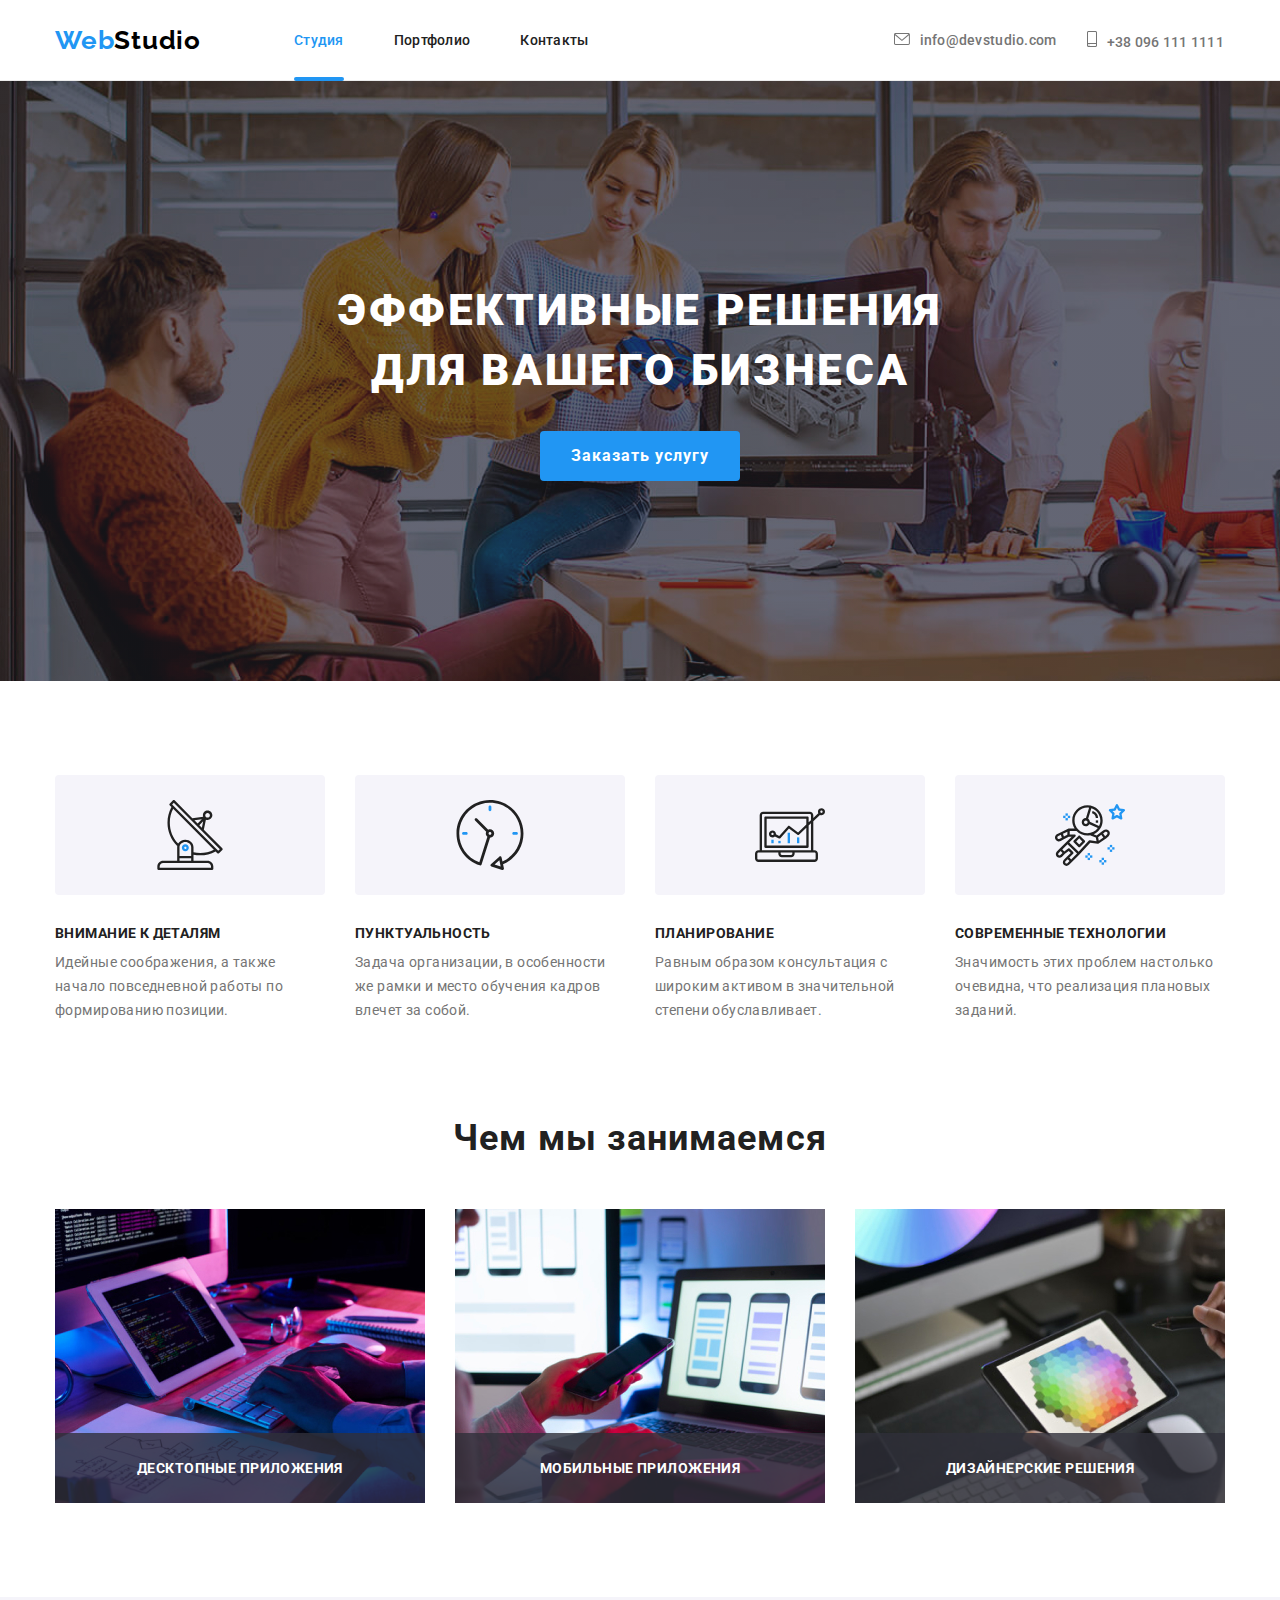
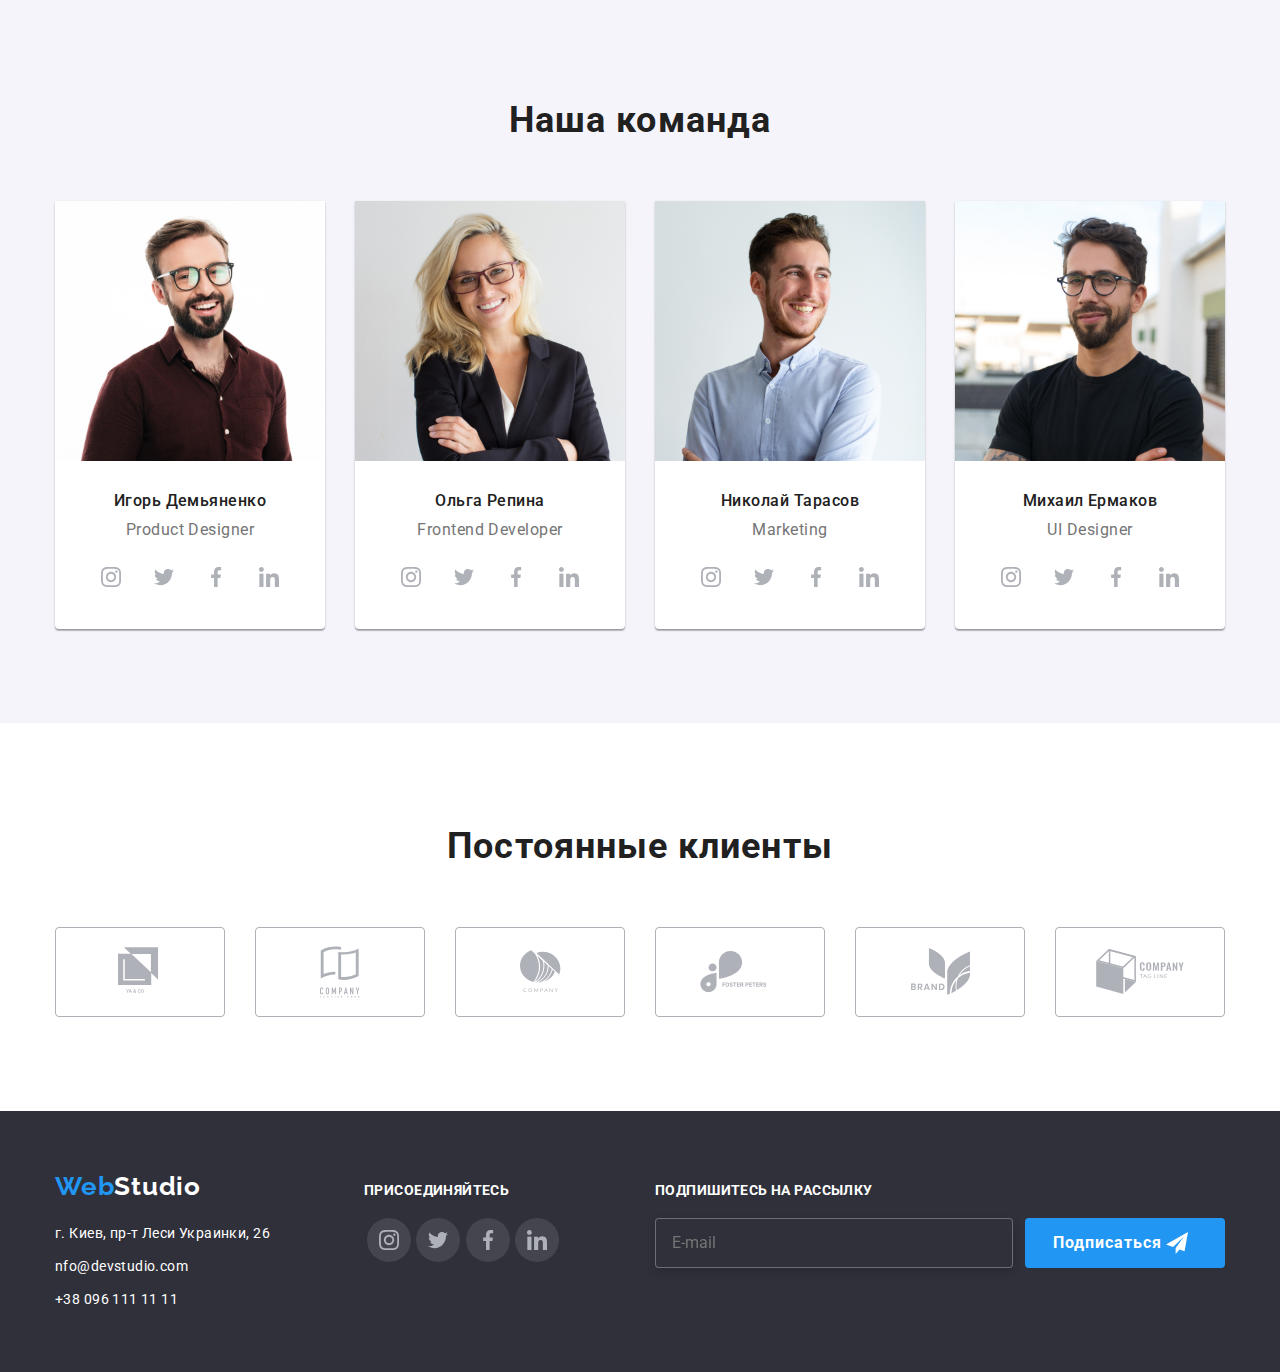
<file: index.html>
<!DOCTYPE html>
<html lang="ru">
<head>
    <meta charset="UTF-8">
    <meta name="viewport" content="width=device-width, initial-scale=1.0">
    <title>WebStudio</title>

    <link rel="preconnect" href="https://fonts.gstatic.com">
    <link href="https://fonts.googleapis.com/css2?family=Raleway:wght@700&family=Roboto:wght@400;500;700;900&display=swap"
        rel="stylesheet">
    <link rel="stylesheet" href="https://cdnjs.cloudflare.com/ajax/libs/modern-normalize/1.0.0/modern-normalize.min.css" />
        
        <link rel="stylesheet" href="css/styles.css" />
    </head>
<body>
    
                        <!--header  -->
<header class="header">
    <div class="container">
         <a class="logo" href="./index.html" aria-label="Logo" lang="en">
             <span class="logo__Web">Web</span><span class="logo__Studio">Studio</span></a>
             <nav class="navigation">
             <ul class="navigation__list">
             <li><a class="navigation__link is-current" href="index.html">Студия</a>
             </li>
             <li><a class="navigation__link" href="portfolio.html">Портфолио</a></li>
             <li><a class="navigation__link" href="">Контакты</a></li>
         </ul>
     </nav>

<!-- class="address" -->
      <address>
          <ul class="address__list">
             <li class="address__item">
                <a class="address__link" href="mailto:nfo@devstudio.com">info@devstudio.com
         <svg class="address__icon" width="16px" height="12"><use href="./images-svg/sprite.svg#envelope"></use></svg>
           </a>
        </li>
<li class="address__item">
    <a class="address__link" href="tel:+380961111111">+38 096 111 1111
        <svg class="address__icon" width="10px" height="16">
            <use href="./images-svg/sprite.svg#smartphone">
            </use>
        </svg>
    </a> 
</li>
</ul>
      </address>
            </div>
            </header>

  
                            <!--main info-->
<main>
                             <!-- Hero -->
   
       <section class="hero">
        <div class="container">
    <h1 class="hero__tittle">Эффективные решения<br> для вашего бизнеса</h1>
    <button class="main-button" type="button" data-modal-open>Заказать услугу</button>
</div></section>
    
                              <!-- наши преемущества -->
            
     <section class="advantages">
<div class="container">
    <h2 class="visually-hidden">Наши преемущества</h2>
        <ul class="advantages__list">
            <li class="advantages__item">
                <div class="advantages__visuall">
                    <svg  width="70px" height="70px">
                        <use href="./images-svg/sprite.svg#antenna"></use>
                    </svg></div>
                <h3 class="advantages__heder">Внимание к деталям</h3>
                <p class="advantages__text">Идейные соображения, а также начало повседневной работы по формированию позиции.</p>
            </li>
            <li class="advantages__item">
            <div class="advantages__visuall">
                    <svg width="70px" height="70px">
                        <use href="./images-svg/sprite.svg#clock"></use>
                    </svg></div>
                <h3 class="advantages__heder">Пунктуальность</h3>
                <p class="advantages__text">Задача организации, в особенности же рамки и место обучения кадров влечет за собой.</p>
            </li>
             <li class="advantages__item">
                <div class="advantages__visuall">
                    <svg width="70px" height="70px">
                        <use href="./images-svg/sprite.svg#diagram"></use>
                    </svg></div>
                <h3 class="advantages__heder">Планирование</h3>
                <p class="advantages__text">Равным образом консультация с широким активом в значительной степени обуславливает.</p>
            </li>
             <li class="advantages__item">
                <div class="advantages__visuall">
                    <svg width="70px" height="70px">
                        <use href="./images-svg/sprite.svg#astronaut"></use>
                    </svg></div>
                <h3 class="advantages__heder">Современные технологии</h3>
                <p class="advantages__text">Значимость этих проблем настолько очевидна, что реализация плановых заданий.</p>
            </li>
        </ul></div>
     </section>
            
                                <!--occupation-->

     <section class="occupation">
        <div class="container">
<h2 class="occupation__tittle">Чем мы занимаемся</h2>
<ul class="occupation__list">
    <li class="occupation__item"><img src="css/images/wwd-img.jpg" alt="typing on a computer keyboard" width="370" height="294">
    <div class="occupation__bg"><p class="text__uppercase">Десктопные приложения</p></div>
    </li>    
    <li class="occupation__item"><img src="css/images/wwd-img(1).jpg" alt="looking at computer" width="370" height="294">
    <div class="occupation__bg">
        <p class="text__uppercase">Мобильные приложения</p>
    </div></li>
    <li class="occupation__item"><img src="css/images/wwd-img(2).jpg" alt="looking at tablet" width="370" height="294">
    <div class="occupation__bg">
        <p class="text__uppercase">Дизайнерские решения</p>
    </div></li>
</ul>
</div>
     </section>

     
                               <!-- Наша команда -->

<section class="team">
    <h2 class="team__tittle">Наша команда</h2>
    <div class="container">
    <ul class="team__list">
    <li class="team__item"><img src="css/images/our-team-img(1).jpg" alt="Игорь Демьяненко" width="270" height="260">
      <div class="team__details">
       <h3 class="team__members">Игорь Демьяненко</h3>
       <p class="team__position" lang="en">Product Designer</p>
    
       <ul class="social__list">
       <li><a class="social__link" href="">
         <svg class="social__icon" width="20px" height="20px">
             <use href="./images-svg/sprite.svg#instagram"></use></svg></a>
       </li>
       <li><a class="social__link" href="">
         <svg class="social__icon" width="20px" height="20px">
         <use href="./images-svg/sprite.svg#twitter"></use></svg></a>
       </li>
       <li><a class="social__link" href="">
         <svg class="social__icon" width="20px" height="20px">
         <use href="./images-svg/sprite.svg#facebook"></use></svg></a>
       </li>
       <li><a class="social__link" href="">
         <svg class="social__icon" width="20px" height="20px">
         <use href="./images-svg/sprite.svg#linkedin"></use></svg></a>
       </li></ul></div>
    </li>
<li class="team__item"><img src="css/images/our-team-img(2).jpg" alt="Ольга Репина" width="270" height="260">
 <div class="team__details">
    <h3 class="team__members">Ольга Репина</h3>
    <p class="team__position" lang="en">Frontend Developer</p>
 <ul class="social__list">
     <li><a class="social__link" href="">
      <svg class="social__icon" width="20px" height="20px">
      <use href="./images-svg/sprite.svg#instagram"></use></svg></a>
     </li>
     <li><a class="social__link" href="">
     <svg class="social__icon" width="20px" height="20px">
     <use href="./images-svg/sprite.svg#twitter"></use></svg></a>
     </li>
     <li><a class="social__link" href="">
         <svg class="social__icon" width="20px" height="20px">
         <use href="./images-svg/sprite.svg#facebook"></use></svg></a>
    </li>
    <li><a class="social__link" href="">
        <svg class="social__icon" width="20px" height="20px">
       <use href="./images-svg/sprite.svg#linkedin"></use></svg></a>
    </li></ul></div>
        </li>
        <li class="team__item"><img src="css/images/our-team-img(3).jpg" alt="Николай Тарасов" width="270" height="260">
        <div class="team__details"> 
            <h3 class="team__members">Николай Тарасов</h3>
            <p class="team__position" lang="en">Marketing</p>
        <ul class="social__list">
            <li><a class="social__link" href="">
                    <svg class="social__icon" width="20px" height="20px">
                        <use href="./images-svg/sprite.svg#instagram"></use>
                    </svg></a>
            </li>
            <li><a class="social__link" href="">
                    <svg class="social__icon" width="20px" height="20px">
                        <use href="./images-svg/sprite.svg#twitter"></use>
                    </svg></a>
            </li>
            <li><a class="social__link" href="">
                    <svg class="social__icon" width="20px" height="20px">
                        <use href="./images-svg/sprite.svg#facebook"></use>
                    </svg></a>
            </li>
            <li><a class="social__link" href="">
                    <svg class="social__icon" width="20px" height="20px">
                        <use href="./images-svg/sprite.svg#linkedin"></use>
                    </svg></a>
            </li></ul></div>
        </li>
        <li class="team__item"><img src="css/images/our-team-img(4).jpg" alt="Михаил Ермаков" width="270" height="260">
        <div class="team__details">
      <h3 class="team__members">Михаил Ермаков</h3>
      <p class="team__position" lang="en">UI Designer</p>
    <ul class="social__list">
        <li><a class="social__link" href="">
                <svg class="social__icon" width="20px" height="20px">
                    <use href="./images-svg/sprite.svg#instagram"></use>
                </svg></a>
        </li>
        <li><a class="social__link" href="">
                <svg class="social__icon" width="20px" height="20px">
                    <use href="./images-svg/sprite.svg#twitter"></use>
                </svg></a>
        </li>
        <li><a class="social__link" href="">
                <svg class="social__icon" width="20px" height="20px">
                    <use href="./images-svg/sprite.svg#facebook"></use>
                </svg></a>
        </li>
        <li><a class="social__link" href="">
                <svg class="social__icon" width="20px" height="20px">
                    <use href="./images-svg/sprite.svg#linkedin"></use>
                </svg></a>
            </li></ul></div></ul>
        </div>
</section>
<!-- Постоянные клиенты -->
<section class="clients">
    <div class="container">
    <h2 class="team__tittle">Постоянные клиенты</h2>
<ul class="clients__list">
    <li class="clients__item"><a class="clients__link" href="">
                    <svg class="icon" width="44.27px" height="49.23px">
                        <use href="./images-svg/sprite.svg#logo-1"></use>
                    </svg></a></li>
    <li class="clients__item"><a class="clients__link" href="">
                    <svg class="icon" width="40px" height="52px">
                        <use href="./images-svg/sprite.svg#logo-2"></use>
                    </svg></a></li>
    <li class="clients__item"><a class="clients__link" href="">
                    <svg class="icon" width="41px" height="42.6px">
                        <use href="./images-svg/sprite.svg#logo-3"></use>
                    </svg></a></li>
    <li class="clients__item"><a class="clients__link" href="">
                    <svg class="icon" width="79.66px" height="42.02px">
                        <use href="./images-svg/sprite.svg#logo-4"></use>
                    </svg></a></li>
    <li class="clients__item"><a class="clients__link" href="">
                    <svg class="icon" width="59px" height="47px">
                        <use href="./images-svg/sprite.svg#logo-5"></use>
                    </svg></a></li>
    <li class="clients__item"><a class="clients__link" href="">
                    <svg class="icon" width="88.48px" height="45.44px">
                        <use href="./images-svg/sprite.svg#logo-6"></use>
                    </svg></a></li>
</ul>
    </div>
</section>
</main>

<!--footer-->
<footer class="footer">
    <div class="footer__container container ">
        <div class="footer-address">
        <a class="logo footer-address__logo" href="./index.html" aria-label="Logo" lang="en">
            <span class="logo__Web">Web</span><span class=" logo__Studio logo__Studio--white">Studio</span></a>
     <address>
         <ul class="footer-address__list"> 
             <li><a class="footer-address__link" href="https://www.google.com/maps/place/%D0%B1%D1%83%D0%BB%D1%8C%D0%B2%D0%B0%D1%80+%D0%9B%D0%B5%D1%81%D1%96+%D0%A3%D0%BA%D1%80%D0%B0%D1%97%D0%BD%D0%BA%D0%B8,+26,+%D0%9A%D0%B8%D1%97%D0%B2,+%D0%A3%D0%BA%D1%80%D0%B0%D1%97%D0%BD%D0%B0,+02000/@50.4265807,30.5361971,17z/data=!3m1!4b1!4m5!3m4!1s0x40d4cf0e033ecbe9:0x57a4dffefec77da0!8m2!3d50.4265807!4d30.5383858"
                target="_blank" rel="noreferrer noopener" title="г. Киев, пр-т Леси Украинки, 26"> г. Киев, пр-т Леси Украинки, 26</a></li>
            <li><a class="footer-address__link" href="mailto:nfo@devstudio.com">nfo@devstudio.com</a>
            </li>
            <li><a class="footer-address__link" href="tel:+380961111111">+38 096 111 11 11</a></li>
         </ul>
    </address></div>
    <div class="social">
        <p class="text__uppercase">присоединяйтесь</p>
    <ul class="social__list">
        <li><a class="social__link social__link--footer" href="">
                <svg class="social__icon" width="20px" height="20px">
                    <use href="./images-svg/sprite.svg#instagram"></use>
                </svg></a>
        </li>
        <li><a class="social__link social__link--footer" href="">
                <svg class="social__icon" width="20px" height="20px">
                    <use href="./images-svg/sprite.svg#twitter"></use>
                </svg></a>
        </li>
        <li><a class="social__link social__link--footer" href="">
                <svg class="social__icon" width="20px" height="20px">
                    <use href="./images-svg/sprite.svg#facebook"></use>
                </svg></a>
        </li>
        <li><a class="social__link social__link--footer" href="">
                <svg class="social__icon" width="20px" height="20px">
                    <use href="./images-svg/sprite.svg#linkedin"></use>
                </svg></a>
        </li></ul></div>

        <div class="field">
        <p class="text__uppercase">Подпишитесь на рассылку</p>
        <form class="field__form">
     <label class="field__label">
     <input class="field__input" placeholder="E-mail" type="email" name="mail"/></label>
     <button class="main-button main-button__footer " type="button">
     Подписаться<svg class="main-button__icon" width="22px" height="22px" ><use href="./images-svg/sprite.svg#icon-send"></use></svg>
     </button></form>
     </div>
</div>
</footer>

<div class="backdrop is-hidden" data-modal>
    <div class="modal">
<button type="button" class="button__close" data-modal-close>
    <svg width="19px" height="19px"><use href="./images-svg/sprite.svg#icon-close"></use></svg></button>
<b class="modal-text">Оставьте свои данные, мы вам перезвоним</b>
    <form class="form" action="#">

 <label class="form__label">Имя
    <span class="form__wrapper">
    <input class="form__input" type="text" name="user_name" />
    <svg class="form__icon" width="18px" height="18px">
    <use href="./images-svg/sprite.svg#icon-person"></use>
    </svg></span></label>

<label class="form__label">Телефон
    <span class="form__wrapper">
    <input class="form__input" type="tel" name="user_phone" />
    <svg class="form__icon" width="18px" height="18px">
    <use href="./images-svg/sprite.svg#icon-phone"></use>
    </svg></span></label>

 <label class="form__label">Почта
    <span class="form__wrapper">
    <input class="form__input" type="email" name="user_mail" />
    <svg class="form__icon" width="18px" height="18px">
    <use href="./images-svg/sprite.svg#icon-email"></use>
   </svg></span>
 </label>

 <label class="form__label">Комментарий
     <textarea class="form__input" name="user_comment" placeholder="Введите текст"></textarea>
 </label>
    
    <input id="user_polisy" class="checkbox-input visually-hidden" type="checkbox" name="user_policy" value="accept-policy">
    <label for="user_polisy" class="checkbox-label">Соглашаюсь с рассылкой и принимаю <a href="#">Условия договора</a></label>
    <button class="main-button" type="submit">Отправить</button>
</form>
</div></div>

<script src="./js/modal.js"></script>
</body>
</html>
</file>
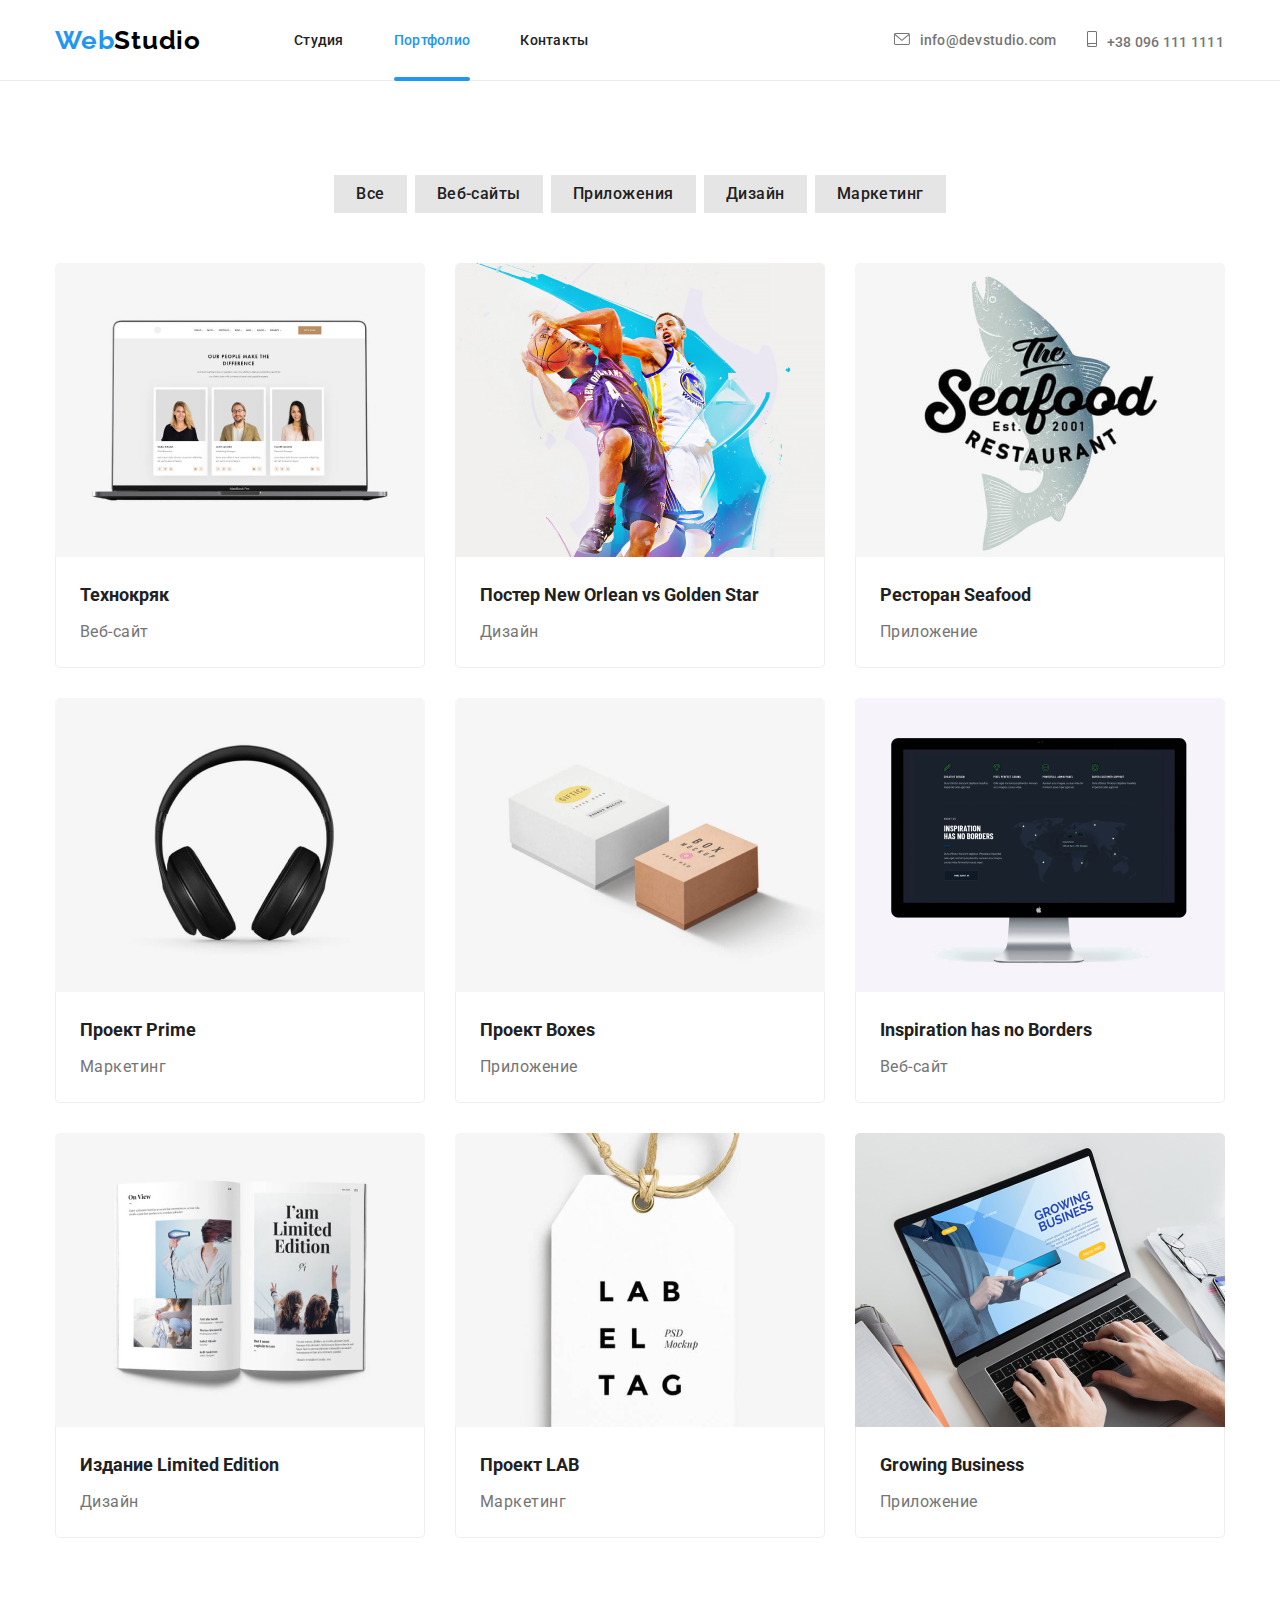
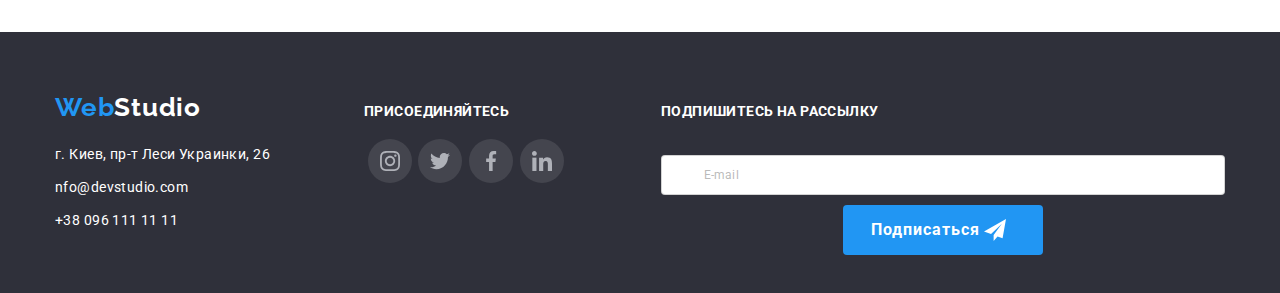
<file: portfolio.html>
<!DOCTYPE html>
<html lang="ru">
<head>
    <meta charset="UTF-8">
    <meta name="viewport" content="width=device-width, initial-scale=1.0">
    <title>Портфолио</title>
    <link href="https://fonts.googleapis.com/css2?family=Raleway:wght@700&family=Roboto:wght@400;500;700;900&display=swap"
        rel="stylesheet">
        <link rel="stylesheet" href="https://cdnjs.cloudflare.com/ajax/libs/modern-normalize/1.0.0/modern-normalize.min.css">
        <link rel="stylesheet" href="css/styles.css" />
    </head>
    <body>
        
<!--header  -->
<header class="header">
    <div class="container">
        <a class="logo" href="./index.html" aria-label="Logo" lang="en">
            <span class="logo__Web">Web</span><span class="logo__Studio">Studio</span></a>
        <nav class="navigation">
            <ul class="navigation__list">
                <li><a class="navigation__link" href="index.html">Студия</a>
                </li>
                <li><a class="navigation__link is-current" href="portfolio.html">Портфолио</a></li>
                <li><a class="navigation__link" href="">Контакты</a></li>
            </ul>
        </nav>

        <!-- address -->
        <address>
            <ul class="address__list">
                <li class="address__item">
                    <a class="address__link" href="mailto:nfo@devstudio.com">info@devstudio.com
                        <svg class="address__icon" width="16px" height="12">
                            <use href="./images-svg/sprite.svg#envelope"></use>
                        </svg>
                    </a>
                </li>
                <li class="address__item">
                    <a class="address__link" href="tel:+380961111111">+38 096 111 1111
                        <svg class="address__icon" width="10px" height="16">
                            <use href="./images-svg/sprite.svg#smartphone">
                            </use>
                        </svg>
                    </a>
                </li>
            </ul>
        </address>
    </div>
</header>


<!-- main -->
<main>
    <section class="projects">
    <h1 class="visually-hidden">Our projects</h1>

<!-- button-list-->
<div class="container">
   
<ul class="button__list">
    <li class="button__item"><button class="button pointer" type="button">Все</button></li>
    <li class="button__item"><button class="button pointer" type="button">Веб-сайты</button></li>
    <li class="button__item"><button class="button pointer" type="button">Приложения</button></li>
    <li class="button__item"><button class="button pointer" type="button">Дизайн</button></li>
    <li class="button__item"><button class="button pointer" type="button">Маркетинг</button></li>
</ul>  

<!--our projects -->

<ul class="projects__list">
    <li class="projects__item"><a class="projects__link" href="">
        <div class="projects__card">
            <img class="projects__foto" src="css/images/project1.img" alt="Веб-сайт,технокряк" width="370" height="294">
            <p class="projects__text">Технокряк это современная площадка распространения коронавируса.
                Компании используют эту платформу для цифрового
                шпионажа и атак на защищённые сервера конкурентов.
            </p></div>
            <div class="projects__content">
                <h2 class="projects__heder">Технокряк</h2>
                <p class="projects__explanation">Веб-сайт</p>
                </div></a>
   </li>
    <li class="projects__item"><a class="projects__link" href="">
<div class="projects__card">
        <img class="projects__foto" src="css/images/project2.img" alt="Дизайн" width="370" height="294">
            <p class="projects__text">Технокряк это современная площадка распространения коронавируса.
                Компании используют эту платформу для цифрового
                шпионажа и атак на защищённые сервера конкурентов.</p>
        </div>
        <div class="projects__content">
        <h2 class="projects__heder">Постер New Orlean vs Golden Star</h2>
        <p class="projects__explanation">Дизайн</p>
        </div>
    </a></li>
    <li class="projects__item" ><a class="projects__link" href="">
        <div class="projects__card">
        <img class="projects__foto" src="css/images/project3.img" alt="Приложение" width="370" height="294">
            <p class="projects__text">Технокряк это современная площадка распространения коронавируса.
                Компании используют эту платформу для цифрового
                шпионажа и атак на защищённые сервера конкурентов.</p>
        </div>
        <div class="projects__content">
        <h2 class="projects__heder">Ресторан Seafood</h2>
        <p class="projects__explanation">Приложение</p>
        </div></a></li>
    <li class="projects__item"><a class="projects__link" href="">
        <div class="projects__card">
        <img class="projects__foto" src="css/images/project4.img" alt="Маркетинг" width="370" height="294">
        <p class="projects__text">Технокряк это современная площадка распространения коронавируса.
            Компании используют эту платформу для цифрового
            шпионажа и атак на защищённые сервера конкурентов.</p>
        </div>
        <div class="projects__content">
        <h2 class="projects__heder">Проект Prime</h2>
        <p class="projects__explanation">Маркетинг</p>
        </div>
    </a></li>
    <li class="projects__item"><a class="projects__link" href="">
        <div class="projects__card">
        <img class="projects__foto" src="css/images/project5.img" alt="Приложение" width="370" height="294">
            <p class="projects__text">Технокряк это современная площадка распространения коронавируса.
                Компании используют эту платформу для цифрового
                шпионажа и атак на защищённые сервера конкурентов.</p>
        </div>
        <div class="projects__content">
        <h2 class="projects__heder">Проект Boxes</h2>
        <p class="projects__explanation">Приложение</p>
        </div>
    </a>
    </li>
    <li class="projects__item"><a class="projects__link" href="">
        <div class="projects__card">
        <img class="projects__foto" src="css/images/project6.img" alt="Веб-сайт" width="370" height="294">
<p class="projects__text">Технокряк это современная площадка распространения коронавируса.
    Компании используют эту платформу для цифрового
    шпионажа и атак на защищённые сервера конкурентов.</p>
</div>
        <div class="projects__content">
        <h2 class="projects__heder">Inspiration has no Borders</h2>
        <p class="projects__explanation">Веб-сайт</p>

        </div>
    </a>
    </li>
    <li class="projects__item"><a class="projects__link" href="">
        <div class="projects__card">
        <img class="projects__foto" src="css/images/project7.img" alt="Дизайн" width="370" height="294">
        <p class="projects__text">Технокряк это современная площадка распространения коронавируса.
            Компании используют эту платформу для цифрового
            шпионажа и атак на защищённые сервера конкурентов.</p>
        </div>
        <div class="projects__content">
        <h2 class="projects__heder">Издание Limited Edition</h2>
        <p class="projects__explanation">Дизайн</p>
        </div>
    </a>
    </li>
    <li class="projects__item"><a class="projects__link" href="">
        <div class="projects__card">
        <img class="projects__foto" src="css/images/project8.img" alt="Маркетинг" width="370" height="294">
    <p class="projects__text">Технокряк это современная площадка распространения коронавируса.
        Компании используют эту платформу для цифрового
        шпионажа и атак на защищённые сервера конкурентов.</p>
    </div>
     <div class="projects__content">
        <h2 class="projects__heder">Проект LAB</h2>
        <p class="projects__explanation">Маркетинг</p>
        </div>
    </a>
    </li>
    <li class="projects__item"><a class="projects__link" href="">
        <div class="projects__card">
        <img class="projects__foto" src="css/images/project9.img" alt="Приложение" width="370" height="294">
    <p class="projects__text">Технокряк это современная площадка распространения коронавируса.
        Компании используют эту платформу для цифрового
        шпионажа и атак на защищённые сервера конкурентов.</p>
    </div>
        <div class="projects__content">
        <h2 class="projects__heder">Growing Business</h2>
        <p class="projects__explanation">Приложение</p>
        </div>
    </a>
    </li>
</ul>
</div>
</section>
</main>

<!--footer-->
<footer class="footer">
    <div class="footer__container container ">
        <div class="footer-address">
            <a class="logo footer-address__logo" href="./index.html" aria-label="Logo" lang="en">
                <span class="logo__Web">Web</span><span class=" logo__Studio logo__Studio--white">Studio</span></a>
            <address>
                <ul class="footer-address__list">
                    <li><a class="footer-address__link"
                            href="https://www.google.com/maps/place/%D0%B1%D1%83%D0%BB%D1%8C%D0%B2%D0%B0%D1%80+%D0%9B%D0%B5%D1%81%D1%96+%D0%A3%D0%BA%D1%80%D0%B0%D1%97%D0%BD%D0%BA%D0%B8,+26,+%D0%9A%D0%B8%D1%97%D0%B2,+%D0%A3%D0%BA%D1%80%D0%B0%D1%97%D0%BD%D0%B0,+02000/@50.4265807,30.5361971,17z/data=!3m1!4b1!4m5!3m4!1s0x40d4cf0e033ecbe9:0x57a4dffefec77da0!8m2!3d50.4265807!4d30.5383858"
                            target="_blank" rel="noreferrer noopener" title="г. Киев, пр-т Леси Украинки, 26"> г. Киев,
                            пр-т Леси Украинки, 26</a></li>
                    <li><a class="footer-address__link" href="mailto:nfo@devstudio.com">nfo@devstudio.com</a>
                    </li>
                    <li><a class="footer-address__link" href="tel:+380961111111">+38 096 111 11 11</a></li>
                </ul>
            </address>
        </div>
        <div class="social">
            <p class="text__uppercase">присоединяйтесь</p>
            <ul class="social__list">
                <li><a class="social__link social__link--footer" href="">
                        <svg class="social__icon" width="20px" height="20px">
                            <use href="./images-svg/sprite.svg#instagram"></use>
                        </svg></a>
                </li>
                <li><a class="social__link social__link--footer" href="">
                        <svg class="social__icon" width="20px" height="20px">
                            <use href="./images-svg/sprite.svg#twitter"></use>
                        </svg></a>
                </li>
                <li><a class="social__link social__link--footer" href="">
                        <svg class="social__icon" width="20px" height="20px">
                            <use href="./images-svg/sprite.svg#facebook"></use>
                        </svg></a>
                </li>
                <li><a class="social__link social__link--footer" href="">
                        <svg class="social__icon" width="20px" height="20px">
                            <use href="./images-svg/sprite.svg#linkedin"></use>
                        </svg></a>
                </li>
            </ul>
        </div>

        <div class="field">
            <p class="text__uppercase">Подпишитесь на рассылку</p>
            <form class="form">
                <label class="form__label">
                    <input class="form__input" placeholder="E-mail" type="email" name="mail" /></label>
                <button class="main-button main-button__footer " type="button">
                    Подписаться<svg class="main-button__icon" width="22px" height="22px">
                        <use href="./images-svg/sprite.svg#icon-send"></use>
                    </svg>
                </button>
            </form>
        </div>
    </div>
</footer>
</body>
</html>
</file>
<file: css/styles.css>
:root {
  --accent-color: #2196f3;
  --white-color: #ffffff;
  --main-fond: "Roboto", sans-serif;
  --secondary-fond: "Raleway", sans-serif;
  --font-style: normal;
  /* --animation-timing-function: cubic-bezier(0.4, 0, 0.2, 1); */
  --main-transition: color 500ms cubic-bezier(0.4, 0, 0.2, 1);
}
/* * :focus {
  outline: none;
} */
body {
  font-family: var(--main-fond);
  font-style: var(--main-fond);
}
.visually-hidden {
  position: absolute;
  width: 1px;
  height: 1px;
  margin: -1px;
  border: 0;
  padding: 0;
  white-space: nowrap;
  clip-path: inset(100%);
  clip: rect(0 0 0 0);
  overflow: hidden;
}
p,
h1,
h2,
h3,
ul {
  padding: 0;
  margin: 0;
}

ul {
  padding: 0;
  margin: 0;
  list-style: none;
}
a {
  text-decoration: none;
  display: block;
}
img {
  display: block;
  max-width: 100%;
  height: auto;
}
/*======== header   ============*/
.header {
  border-bottom: 1px solid #ececec;
  display: flex;
  align-items: center;
}
.header > .container {
  display: flex;
  align-items: center;
}
.container {
  margin-left: auto;
  margin-right: auto;
  width: 1200px;
  padding-left: 15px;
  padding-right: 15px;
  /* display: flex;
  align-items: center; */
}
.logo__Web {
  color: var(--accent-color);
  font-family: var(--secondary-fond);
  font-weight: bold;
  font-size: 26px;
  line-height: 1.192;
  letter-spacing: 0.03em;
}
.logo {
  align-items: center;
  display: flex;
  color: #000000;
  margin-right: 93px;
}
.logo__Studio {
  font-family: var(--secondary-fond);
  font-style: normal;
  font-weight: bold;
  font-size: 26px;
  line-height: 1.192;
  letter-spacing: 0.03em;

  color: #000000;
}
.navigation {
  margin-right: 305px;
}

.navigation__list {
  display: flex;
}
.navigation__list > li:not(:last-child) {
  margin-right: 50px;
}
.navigation__link {
  position: relative;
  display: block;
  padding-top: 32px;
  padding-bottom: 32px;
  /* background: green; */
  font-style: normal;
  font-weight: 500;
  font-size: 14px;
  line-height: 1.142;
  letter-spacing: 0.02em;
  color: #212121;
  transition: color 250ms cubic-bezier(0.4, 0, 0.2, 1);
}
.navigation__link:hover,
.navigation__link:focus {
  color: var(--accent-color);
}
.navigation__link.is-current {
  color: var(--accent-color);
}
.navigation__link.is-current::after {
  position: absolute;
  content: "";
  display: block;
  background: #2196f3;
  border-radius: 2px;
  width: 100%;
  height: 4px;
  left: 0;
  bottom: -1px;
  opacity: 1;
  transform: scaleX(1);
  transition: transform 250ms cubic-bezier(0.4, 0, 0.2, 1);
}
.navigation__link::after {
  position: absolute;
  content: "";
  display: block;
  background: #2196f3;
  border-radius: 2px;
  width: 100%;
  height: 4px;
  left: 0;
  bottom: -1px;
  transform: scaleX(0);
  /* opacity: 0; */
  transition: transform 250ms cubic-bezier(0.4, 0, 0.2, 1);
}
.navigation__link:hover::after {
  /* opacity: 1; */
  /* width: 100%; */
  transform: scaleX(1);
}
/*======== address-list ============*/
.address__list {
  display: flex;
}
.address__link {
  font-style: normal;
  font-weight: 500;
  font-size: 14px;
  line-height: 1.142;
  letter-spacing: 0.02em;
  color: #757575;
  padding-top: 30px;
  padding-bottom: 30px;
  transition: all 250ms cubic-bezier(0.4, 0, 0.2, 1);
}
.address__icon {
  fill: #757575;
  margin-right: 10px;
  transition: fill 250ms cubic-bezier(0.4, 0, 0.2, 1);
}
.address__link:hover,
.address__link:focus {
  color: var(--accent-color);
  outline-color: var(--accent-color);
  fill: var(--accent-color);
}
.address__link:hover .address__icon,
.address__link:focus .address__icon {
  color: var(--accent-color);
  outline-color: var(--accent-color);
  fill: var(--accent-color);
}
.address__item {
  display: flex;
  align-items: center;
}
.address__link {
  flex-direction: row-reverse;
  display: flex;
  align-items: baseline;
  transition: var(--main-transition);
}
.address__item + .address__item {
  /* background-color: black; */
  margin-left: 30px;
}
/*=========  main  =========*/

/*========= hero =========*/
.hero {
  background: #2f303a;
  background-image: linear-gradient(
      rgba(47, 48, 58, 0.4),
      rgba(47, 48, 58, 0.4)
    ),
    url("images/jpj.effective.solution.jpg");
  background-repeat: no-repeat;
  background-size: cover;
  max-width: 1600px;
  height: 600px;
  margin-right: auto;
  margin-left: auto;
  text-align: center;
  padding-bottom: 200px;
  padding-top: 200px;
}
/* .hero > .container {
  align-items: center;
} */
.hero__tittle {
  /* margin-top: 0;
  background-color: tomato; */
  color: var(--white-color);
  font-style: normal;
  font-weight: 900;
  font-size: 44px;
  line-height: 1.363;
  letter-spacing: 0.06em;
  text-transform: uppercase;
  margin-bottom: 30px;
}
/*========= hero button =========*/
.main-button {
  background-color: var(--accent-color);
  color: var(--white-color);
  font-weight: bold;
  font-size: 16px;
  line-height: 1.875;
  letter-spacing: 0.06em;
  min-width: 200px;
  height: 50px;
  border-radius: 4px;
  border-width: 0px;
  /* transition: var(--main-transition); */
  transition: all 250ms cubic-bezier(0.4, 0, 0.2, 1);
}
.main-button:hover,
.main-button:focus {
  background-color: var(--white-color);
  color: var(--accent-color);
}
/*========= advantages =========*/
.advantages {
  padding-top: 94px;
  padding-bottom: 94px;
}
.advantages__list {
  display: flex;
  justify-content: space-between;
}
.advantages__item {
  width: 270px;
}
.advantages__item + .advantages__item {
  margin-left: 30px;
}
.advantages__visuall {
  display: flex;
  justify-content: center;
  align-items: center;
  width: 270px;
  height: 120px;
  background: #f5f4fa;
  border-radius: 4px;
  margin-bottom: 30px;
}
/* .advantages-list :not(:last-child) {
  margin-right: 30px;
} */
.advantages__heder {
  color: #212121;
  font-weight: bold;
  font-size: 14px;
  line-height: 16px;
  letter-spacing: 0.03em;
  text-transform: uppercase;
  margin-bottom: 10px;
}
.advantages__text {
  font-weight: normal;
  font-size: 14px;
  line-height: 1.71;
  letter-spacing: 0.03em;
  color: #757575;
}
/*========= occupation =========*/
.occupation {
  padding-bottom: 94px;
}
.occupation__tittle {
  text-align: center;
  font-weight: bold;
  font-size: 36px;
  line-height: 1.1666;
  letter-spacing: 0.03em;
  color: #212121;
  margin-bottom: 50px;
}
.occupation__list {
  display: flex;
  justify-content: center;
}
.occupation__item + .occupation__item {
  margin-left: 30px;
}
.occupation__item {
  position: relative;
}
.occupation__bg {
  display: flex;
  position: absolute;
  width: 370px;
  height: 70px;
  bottom: 0;
  justify-content: center;
  align-items: center;
  background: rgba(47, 48, 58, 0.8);
}
.occupation__bg .text__uppercase {
  margin-bottom: 0;
}
/*========= our-team =========*/
.team {
  background: #f5f4fa;
  padding-top: 94px;
  padding-bottom: 94px;
}
.team__tittle {
  margin-bottom: 50px;
  /* background-color: tomato; */
  font-weight: bold;
  font-size: 36px;
  line-height: 1.666;
  text-align: center;
  letter-spacing: 0.03em;
  color: #212121;
}
.team__list {
  display: flex;
  justify-content: center;
}
.team__item {
  background: #ffffff;
  box-shadow: 0px 1px 3px rgba(0, 0, 0, 0.12), 0px 1px 1px rgba(0, 0, 0, 0.14),
    0px 2px 1px rgba(0, 0, 0, 0.2);
  border-radius: 0px 0px 4px 4px;
  width: 270px;
}
/* background: green; */
.team__item + .team__item {
  margin-left: 30px;
}
.team__details {
  padding: 30px;
}
.team__members {
  font-weight: 500;
  font-size: 16px;
  line-height: 1.187;
  text-align: center;
  letter-spacing: 0.03em;
  color: #212121;
  margin-bottom: 10px;
}
.team__position {
  font-weight: normal;
  font-size: 16px;
  line-height: 1.187;
  text-align: center;
  letter-spacing: 0.03em;
  color: #757575;
  margin-bottom: 16px;
}
.social__list {
  display: flex;
  justify-content: space-around;
}
.social__link {
  display: flex;
  align-items: center;
  justify-content: center;
  height: 44px;
  width: 44px;
  border-radius: 50%;
  transition: background 250ms cubic-bezier(0.4, 0, 0.2, 1);
}
.social__link:hover,
.social__link:focus {
  background: var(--accent-color);
}
.social__icon {
  fill: #afb1b8;
  transition: fill 250ms cubic-bezier(0.4, 0, 0.2, 1);
}
.social__link:hover .social__icon,
.social__link:focus .social__icon {
  fill: var(--white-color);
}
/*========= our clients =========*/
.clients {
  padding-top: 94px;
  padding-bottom: 94px;
}
.clients__list {
  display: flex;
  align-items: center;
  justify-content: center;
}
.clients__link {
  display: flex;
  justify-content: center;
  align-items: center;
  width: 170px;
  height: 90px;
  border: 1px solid #afb1b8;
  border-radius: 4px;
  transition: border 250ms cubic-bezier(0.4, 0, 0.2, 1);
}
.clients__item + .clients__item {
  margin-left: 30px;
}
.icon {
  fill: #afb1b8;
  transition: fill 250ms cubic-bezier(0.4, 0, 0.2, 1);
}
.clients__link:hover,
.clients__link:focus {
  border: 1px solid var(--accent-color);
}
.clients__link:hover .icon,
.clients__link:focus .icon {
  fill: var(--accent-color);
}

/*========= footer =========*/
.footer {
  background: #2f303a;
  padding-top: 60px;
  padding-bottom: 60px;
}
.footer__container {
  display: flex;
  align-items: baseline;
}
.footer-address {
  margin-right: 70px;
}

.logo__Studio--white {
  color: var(--white-color);
}
.footer-address__list > li:not(:last-child) {
  margin-bottom: 9px;
}
.footer-address__link {
  font-style: normal;
  font-weight: normal;
  font-size: 14px;
  line-height: 1.71;
  letter-spacing: 0.03em;
  color: rgba(255, 255, 255, 0.6);
}
.footer-address__logo {
  /* background: yellow; */
  display: block;
  margin-bottom: 20px;
}
.footer-address__link {
  color: var(--white-color);
  font-style: normal;
  font-weight: normal;
  font-size: 14px;
  line-height: 1.714;
  letter-spacing: 0.03em;
}
.social {
  width: 206px;
  margin-right: 93px;
}
.text__uppercase {
  font-family: var(--main-fond);
  font-size: 14px;
  font-style: normal;
  font-weight: 700;
  line-height: 1.1428;
  letter-spacing: 0.03em;
  text-align: left;
  color: #ffffff;
  margin-bottom: 20px;
  text-transform: uppercase;
}
.social__link--footer {
  border-radius: 50%;
  fill: #ffffff;
  background-color: rgba(255, 255, 255, 0.1);
}
.field {
  width: 570px;
  height: 86px;
}

.field__form {
  display: flex;
}
.field__input {
  width: 358px;
  height: 50px;
  padding: 16px;
  border: 1px solid rgba(255, 255, 255, 0.3);
  box-sizing: border-box;
  filter: drop-shadow(0px 4px 4px rgba(0, 0, 0, 0.15));
  border-radius: 4px;
  background: #2f303a;
  margin-right: 12px;
}
.field-input-footer:focus .field-input-footer:hover {
  background: #2f303a;
}
.field__label {
  font-size: 16px;
  line-height: 20px;
  letter-spacing: 0.03em;
  color: rgba(255, 255, 255, 0.6);
}
.sign-up {
  height: 50px;
  width: 200px;
  border-radius: 4px;
  margin-right: 10px;
}
.main-button__footer {
  display: flex;
  /* align-items: center;
  text-align: center; */
  padding: 10px 28px;
  fill: #ffffff;
}
.main-button__icon {
  /* fill: #ffffff; */
  margin-left: 4px;
  align-self: center;
  transition: fill 250ms cubic-bezier(0.4, 0, 0.2, 1);
}
.main-button:hover .main-button__icon {
  fill: var(--accent-color);
}
/*=======button-list=====*/
.projects {
  padding-top: 94px;
  padding-bottom: 94px;
}
.button__list {
  display: flex;
  justify-content: center;
  margin-bottom: 50px;
  /* background-color: red; */
}
.button__item:not(:last-child) {
  margin-right: 8px;
}
.button__item {
  font-weight: normal;
  font-size: 16px;
  line-height: 1.62;
  text-align: center;
  letter-spacing: 0.03em;
  color: #212121;
}
.button {
  font-family: var(--main-fond);
  font-style: var(--main-fond);
  font-weight: 500;
  font-size: 16px;
  line-height: 1.62;
  text-align: center;
  letter-spacing: 0.03em;
  background: #e5e5e5;
  color: #212121;
  border: none;
  padding: 6px 22px;
  /* transition: var(--main-transition); */
  transition: all 250ms cubic-bezier(0.4, 0, 0.2, 1);
}
.button:hover,
.button:focus {
  background: #2196f3;
  color: #ffffff;
}
.pointer {
  cursor: pointer;
}
/*======= our projects =====*/

.projects__list {
  flex-wrap: wrap;
  display: flex;
  /* background-color: green; */
  margin-left: -30px;
  margin-top: -30px;
  padding: 0;
}
.projects__item {
  flex-basis: calc((100% - 60px) / 3);
  max-width: 370px;
  /* padding: 30px; */
  margin-left: 30px;
  margin-top: 30px;
  /* outline: 1px solid tomato; */
}
.projects__foto {
  max-width: 370px;
  border-top-left-radius: 5px;
  border-top-right-radius: 5px;
  overflow: hidden;
}
.projects__card {
  position: relative;
  overflow: hidden;
}
.projects__text {
  position: absolute;
  bottom: 0%;
  right: 0%;
  width: 100%;
  height: 100%;
  font-family: Roboto;
  font-style: normal;
  font-weight: normal;
  font-size: 18px;
  /* line-height: 1.56%; */
  line-height: 28px;
  letter-spacing: 0.03em;
  color: #ffffff;
  padding: 63px 24px;
  background: rgba(33, 150, 243, 0.9);
  transform: translateY(100%);
  transition: transform 250ms cubic-bezier(0.4, 0, 0.2, 1);
}
.projects__link:focus,
.projects__link:hover {
  /* outline: none; */
  background: #c4c4c4;
  box-shadow: 0px 4px 4px rgba(0, 0, 0, 0.25);
}
.projects__link:hover .projects__text,
.projects__link:focus .projects__text {
  transform: translateY(0%);
}
.projects__content {
  padding: 20px 24px;
  background: #ffffff;
  border-left: 1px solid #eeeeee;
  border-right: 1px solid #eeeeee;
  border-bottom: 1px solid #eeeeee;
  box-sizing: border-box;
  border-bottom-right-radius: 5px;
  border-bottom-left-radius: 5px;
}
.projects__heder {
  font-style: normal;
  font-weight: bold;
  font-size: 18px;
  line-height: 2;
  color: #212121;
  /* width: 322px; */
  margin-bottom: 4px;
}
.projects__explanation {
  font-weight: normal;
  font-size: 16px;
  line-height: 1.87;
  letter-spacing: 0.03em;
  color: #757575;
}
/*======= backdrop =====*/
.backdrop {
  position: fixed;
  left: 0;
  top: 0;
  /* opacity: 1; */
  width: 100%;
  height: 100%;
  background-color: rgba(0, 0, 0, 0.2);
  transition: all 550ms linear;
}
.backdrop.is-hidden .modal {
  transform: translate(-50%, -50%) scale(0);
}
.modal {
  position: absolute;
  top: 50%;
  left: 50%;
  transform: translate(-50%, -50%) scale(1);
  width: 528px;
  min-height: 581px;
  background: #ffffff;
  /* opacity: 1; */
  box-shadow: 0px 1px 3px rgba(0, 0, 0, 0.12), 0px 1px 1px rgba(0, 0, 0, 0.14),
    0px 2px 1px rgba(0, 0, 0, 0.2);
  padding: 40px;
  transition: transform 550ms linear 550ms;
}
.button__close {
  position: absolute;
  width: 30px;
  height: 30px;
  background: #ffffff;
  border: 1px solid rgba(0, 0, 0, 0.1);
  border-radius: 50%;
  cursor: pointer;
  top: 8px;
  right: 8px;
  padding: 4px;
  fill: 000000;
  transition: fill 250ms cubic-bezier(0.4, 0, 0.2, 1);
}
.button__close:focus,
.button__close:hover {
  fill: var(--accent-color);
  outline-color: var(--accent-color);
  /* border-radius: 50%; */
}
.is-hidden {
  opacity: o;
  visibility: hidden;
  pointer-events: none;
}
.modal-text {
  font-size: 20px;
  line-height: 1.15px;
  text-align: center;
  letter-spacing: 0.03em;
  color: #212121;
}
.form {
  display: flex;
  flex-direction: column;
  align-items: center;
}
.form__wrapper {
  position: relative;
  display: block;
}
.form__input {
  width: 100%;
  margin-top: 4px;
  padding-left: 42px;
  border: 1px solid rgba(33, 33, 33, 0.2);
  border-radius: 4px;
  height: 40px;
  transition: border-color 250ms cubic-bezier(0.4, 0, 0.2, 1);
}
/* .form-label:last-child {
  background-color: red;
} */
.form__label:nth-child(4) {
  margin-bottom: 20px;
}
.form__label:nth-child(1) {
  margin-top: 12px;
}
.form__label {
  margin-bottom: 10px;
  width: 100%;
  font-size: 12px;
  line-height: 1.166;
  letter-spacing: 0.01em;
  color: #757575;
}
/* .form-label:last-child {
  background-color: yellow;
} */

.form__label:focus-within .form__icon {
  fill: var(--accent-color);
}
.form__input:hover ~ .form__icon,
.form__input:focus ~ .form__icon {
  fill: var(--accent-color);
}
.form__input:hover,
.form__input:focus {
  outline: none;
  border-color: var(--accent-color);
  /* outline-color: var(--accent-color); */
}
.form__icon {
  position: absolute;
  display: inline-block;
  left: 12px;
  top: 50%;
  transform: translateY(-50%);
  fill: #212121;
  transition: fill 250ms cubic-bezier(0.4, 0, 0.2, 1);
}
.form__input:nth-child(4) {
  /* background-color: yellow; */
  margin-bottom: 20px;
}
textarea.form__input {
  height: 120px;
  resize: none;
  padding: 12px 16px;
  display: block;
}
.form__input::placeholder {
  font-size: 12px;
  line-height: 14px;
  letter-spacing: 0.01em;
  color: rgba(117, 117, 117, 0.5);
}
.checkbox-label {
  margin-bottom: 30px;
  font-size: 14px;
  line-height: 1.71;
  letter-spacing: 0.03em;
  cursor: pointer;
  color: #757575;
}
.checkbox-label::before {
  content: "";
  display: inline-block;
  width: 16px;
  height: 15px;
  border: 1px solid #212121;
  margin-right: 8px;
}
.checkbox-label a {
  text-decoration: underline;
  display: inline;
  color: var(--accent-color);
}
.checkbox-input:checked + .checkbox-label::before {
  background-color: var(--accent-color);
  background-image: url("../images-svg/iconcheck.svg");
  border-color: var(--accent-color);
  background-position: 50% 50%;
}
.checkbox-input ~ .main-button {
  width: 200px;
  max-width: 0 auto;
  transition: all 250ms cubic-bezier(0.4, 0, 0.2, 1);
}
.checkbox-input ~ .main-button:hover,
.checkbox-input ~ .main-button:focus {
  background-color: #188ce8;
  color: var(--white-color);
}
</file>
